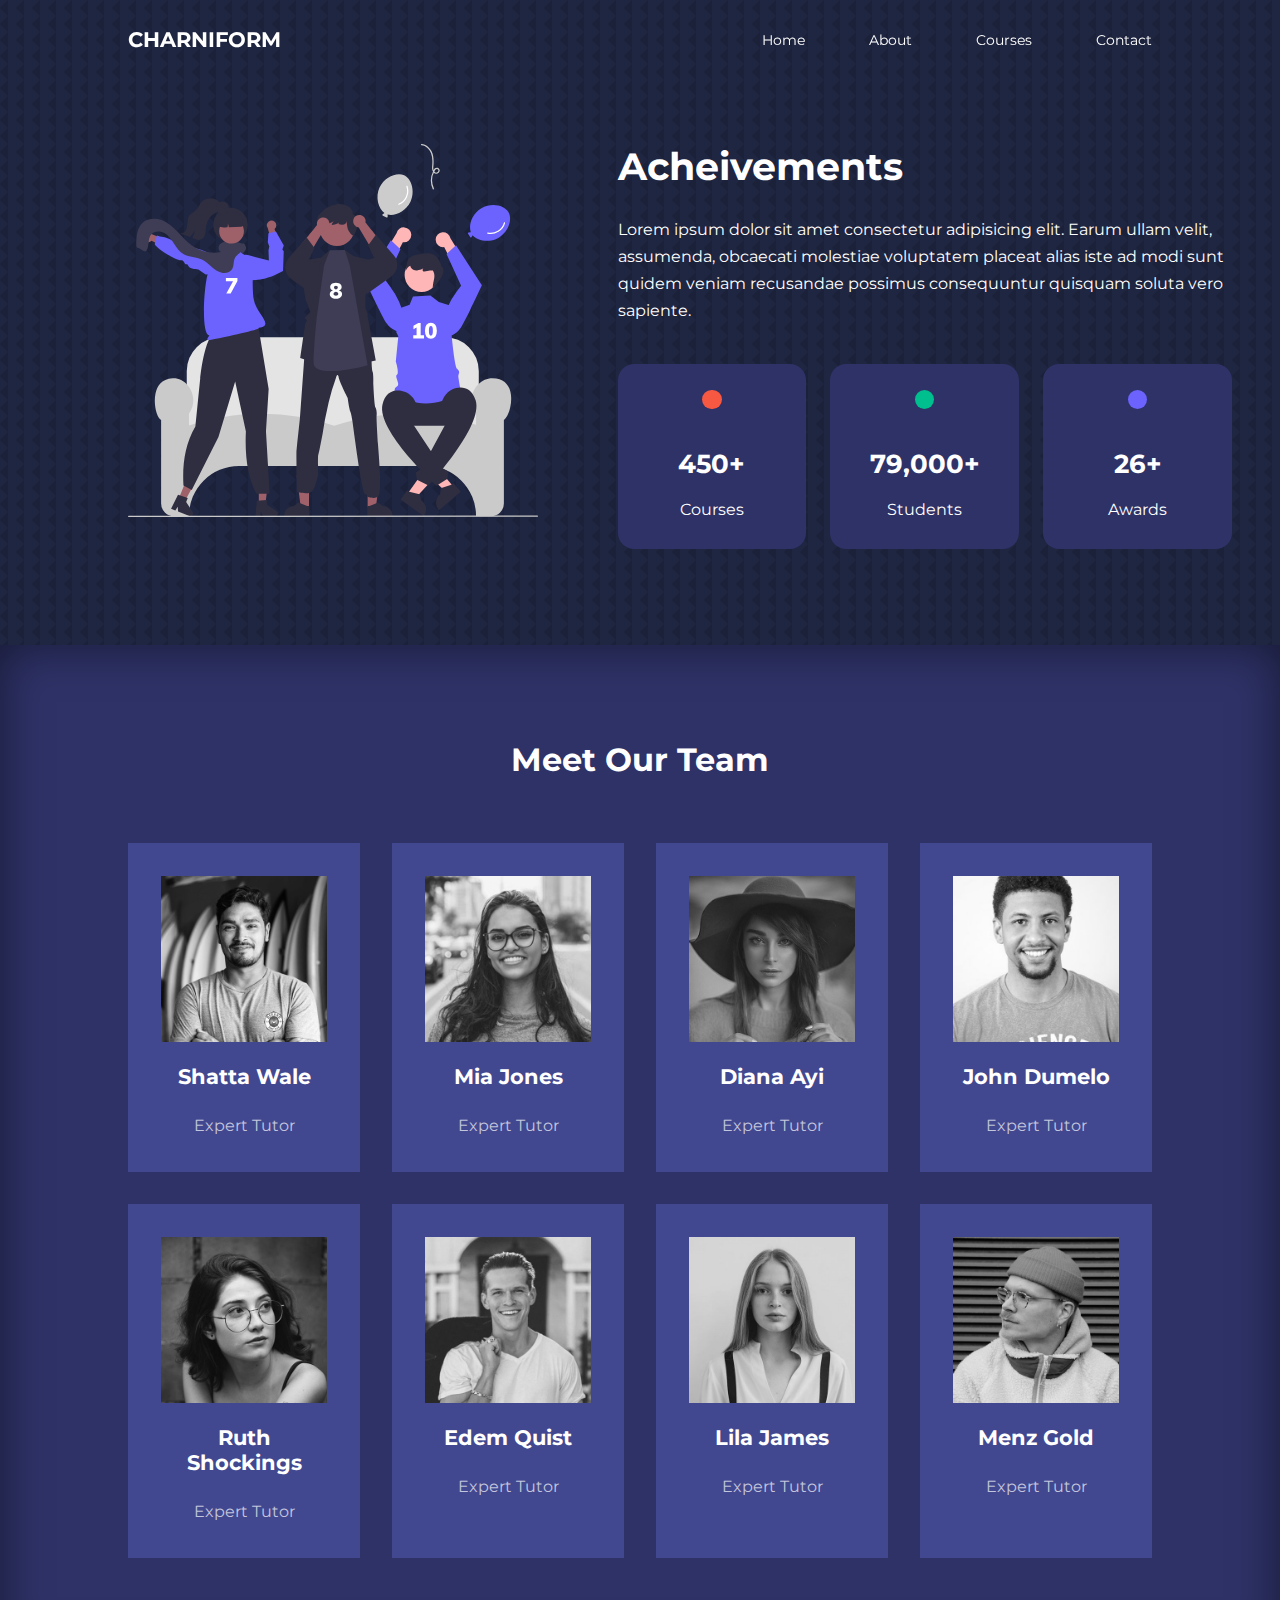
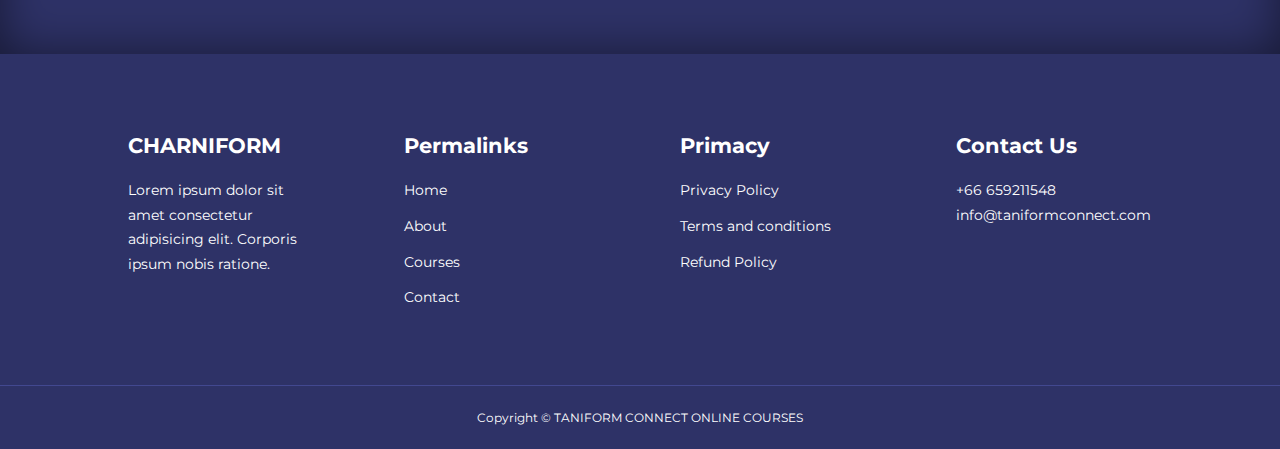
<file: about.html>
<!DOCTYPE html>
<html lang="en">
<head>
    <meta charset="UTF-8">
    <meta http-equiv="X-UA-Compatible" content="IE=edge">
    <meta name="viewport" content="width=device-width, initial-scale=1.0">
    <title>Online Courses | Level up the skill set you need.</title>

    <!-- ICONSCOUT CDN -->
    <link rel="stylesheet" href="https://unicons.iconscout.com/release/v2.1.6/css/unicons.css">

    <!-- GOOGLE FONTS (MONTSERRAT) -->
    <link rel="preconnect" href="https://fonts.googleapis.com">
    <link rel="preconnect" href="https://fonts.gstatic.com" crossorigin>
    <link href="https://fonts.googleapis.com/css2?family=Montserrat:wght@300;400;500;600;700;800;900&display=swap" rel="stylesheet">

    <link rel="stylesheet" href="./css/style.css">
    <link rel="stylesheet" href="./css/about.css">

    <style>
        body { background-image: url("./images/bg-texture.png") }
    </style>
</head>
<body>
    <nav>
        <div class="container nav__container">
            <a href="index.html"><h4>CHARNIFORM</h4></a>
            <ul class="nav__menu">
                <li><a href="index.html">Home</a></li>
                <li><a href="about.html">About</a></li>
                <li><a href="courses.html">Courses</a></li>
                <li><a href="contact.html">Contact</a></li>
            </ul>
            <button id="open-menu-btn"><i class="uil uil-bars"></i></button>
            <button id="close-menu-btn"><i class="uil uil-multiply"></i></button>
        </div>
    </nav>
    <!--========================== END OF NAVBAR ============================-->






    <section class="about__achievements">
        <div class="container about__achievements-container">
            <div class="about__achievements-left">
                <img src="./images/about achievements.svg">
            </div>

            <div class="about__achievements-right">
                <h1>Acheivements</h1>
                <p>
                    Lorem ipsum dolor sit amet consectetur adipisicing elit. Earum ullam velit, assumenda, obcaecati molestiae voluptatem placeat alias iste ad modi sunt quidem veniam recusandae possimus consequuntur quisquam soluta vero sapiente.
                </p>
                <div class="achievements__cards">
                    <article class="achievement__card">
                        <span class="achievement__icon">
                            <i class="uil uil-video"></i>
                        </span>
                        <h3>450+</h3>
                        <p>Courses</p>
                    </article>
                    
                    <article class="achievement__card">
                        <span class="achievement__icon">
                            <i class="uil uil-users-alt"></i>
                        </span>
                        <h3>79,000+</h3>
                        <p>Students</p>
                    </article>

                    <article class="achievement__card">
                        <span class="achievement__icon">
                            <i class="uil uil-trophy"></i>
                        </span>
                        <h3>26+</h3>
                        <p>Awards</p>
                    </article>

                </div>
            </div>
        </div>
    </section>
    <!--========================== END OF ACHIEVEMENTS ============================-->








    <section class="team">
    <h2>Meet Our Team</h2>
    <div class="container team__container">
        <article class="team__member">
        <div class="team__member-image">
            <img src="./images/tm1.jpg">
        </div>
        <div class="team__member-info">
            <h4>Shatta Wale</h4>
            <p>Expert Tutor</p>
        </div>
        <div class="team__member-socials">
            <a href="https://instagram.com"><i class="uil uil-instagram"></i></a>
            <a href="https://twitter.com"><i class="uil uil-twitter-alt"></i></a>
            <a href="https://linkedin.com"><i class="uil uil-linkedin-alt"></i></a>
        </div>
        </article>
        
        <article class="team__member">
        <div class="team__member-image">
            <img src="./images/tm2.jpg">
        </div>
        <div class="team__member-info">
            <h4>Mia Jones</h4>
            <p>Expert Tutor</p>
        </div>
        <div class="team__member-socials">
            <a href="https://instagram.com"><i class="uil uil-instagram"></i></a>
            <a href="https://twitter.com"><i class="uil uil-twitter-alt"></i></a>
            <a href="https://linkedin.com"><i class="uil uil-linkedin-alt"></i></a>
        </div>
        </article>
        

        <article class="team__member">
        <div class="team__member-image">
            <img src="./images/tm3.jpg">
        </div>
        <div class="team__member-info">
            <h4>Diana Ayi</h4>
            <p>Expert Tutor</p>
        </div>
        <div class="team__member-socials">
            <a href="https://instagram.com"><i class="uil uil-instagram"></i></a>
            <a href="https://twitter.com"><i class="uil uil-twitter-alt"></i></a>
            <a href="https://linkedin.com"><i class="uil uil-linkedin-alt"></i></a>
        </div>
        </article>
        

        <article class="team__member">
        <div class="team__member-image">
            <img src="./images/tm4.jpg">
        </div>
        <div class="team__member-info">
            <h4>John Dumelo</h4>
            <p>Expert Tutor</p>
        </div>
        <div class="team__member-socials">
            <a href="https://instagram.com"><i class="uil uil-instagram"></i></a>
            <a href="https://twitter.com"><i class="uil uil-twitter-alt"></i></a>
            <a href="https://linkedin.com"><i class="uil uil-linkedin-alt"></i></a>
        </div>
        </article>
        

        <article class="team__member">
        <div class="team__member-image">
            <img src="./images/tm5.jpg">
        </div>
        <div class="team__member-info">
            <h4>Ruth Shockings</h4>
            <p>Expert Tutor</p>
        </div>
        <div class="team__member-socials">
            <a href="https://instagram.com"><i class="uil uil-instagram"></i></a>
            <a href="https://twitter.com"><i class="uil uil-twitter-alt"></i></a>
            <a href="https://linkedin.com"><i class="uil uil-linkedin-alt"></i></a>
        </div>
        </article>
        

        <article class="team__member">
        <div class="team__member-image">
            <img src="./images/tm6.jpg">
        </div>
        <div class="team__member-info">
            <h4>Edem Quist</h4>
            <p>Expert Tutor</p>
        </div>
        <div class="team__member-socials">
            <a href="https://instagram.com"><i class="uil uil-instagram"></i></a>
            <a href="https://twitter.com"><i class="uil uil-twitter-alt"></i></a>
            <a href="https://linkedin.com"><i class="uil uil-linkedin-alt"></i></a>
        </div>
        </article>
        

        <article class="team__member">
        <div class="team__member-image">
            <img src="./images/tm7.jpg">
        </div>
        <div class="team__member-info">
            <h4>Lila James</h4>
            <p>Expert Tutor</p>
        </div>
        <div class="team__member-socials">
            <a href="https://instagram.com"><i class="uil uil-instagram"></i></a>
            <a href="https://twitter.com"><i class="uil uil-twitter-alt"></i></a>
            <a href="https://linkedin.com"><i class="uil uil-linkedin-alt"></i></a>
        </div>
        </article>
        

        <article class="team__member">
        <div class="team__member-image">
            <img src="./images/tm8.jpg">
        </div>
        <div class="team__member-info">
            <h4>Menz Gold</h4>
            <p>Expert Tutor</p>
        </div>
        <div class="team__member-socials">
            <a href="https://instagram.com"><i class="uil uil-instagram"></i></a>
            <a href="https://twitter.com"><i class="uil uil-twitter-alt"></i></a>
            <a href="https://linkedin.com"><i class="uil uil-linkedin-alt"></i></a>
        </div>
        </article>
        </div>
    </section>
    <!--========================== END OF TEAM ============================-->


    


    

    <footer>
        <div class="container footer__container">
          <div class="footer__1">
            <a href="index.html" class="footer__logo"><h4>CHARNIFORM</h4></a>
            <p>
              Lorem ipsum dolor sit amet consectetur adipisicing elit. Corporis ipsum nobis ratione.
            </p>
          </div>
  
          <div class="footer__2">
            <h4>Permalinks</h4>
            <ul class="permalinks">
              <li><a href="index.html">Home</a></li>
              <li><a href="about.html">About</a></li>
              <li><a href="courses.html">Courses</a></li>
              <li><a href="contact.html">Contact</a></li>
            </ul>
          </div>
  
          <div class="footer__3">
            <h4>Primacy</h4>
            <ul class="privacy">
              <li><a href="#">Privacy Policy</a></li>
              <li><a href="#">Terms and conditions</a></li>
              <li><a href="#">Refund Policy</a></li>
            </ul>
          </div>
  
          <div class="footer__4">
            <h4>Contact Us</h4>
             <div>
                <p>+66 659211548</p>
                <p>info@taniformconnect.com</p>
              </div>
  
            <ul class="footer__socials">
              <li>
                <a href="#"><i class="uil uil-facebook-f"></i></a>
              </li>
              <li>
                <a href="#"><i class="uil uil-instagram-alt"></i></a>
              </li>
              <li>
                <a href="#"><i class="uil uil-twitter"></i></a>
              </li>
              <li>
                <a href="#"><i class="uil uil-linkedin-alt"></i></a>
              </li>
            </ul>
          </div>
        </div>
        <div class="footer__copyright">
            <small>Copyright &copy; TANIFORM CONNECT ONLINE COURSES</small>
        </div>
      </footer>


      <script src="./main.js"></script>
</body>
</html>
</file>
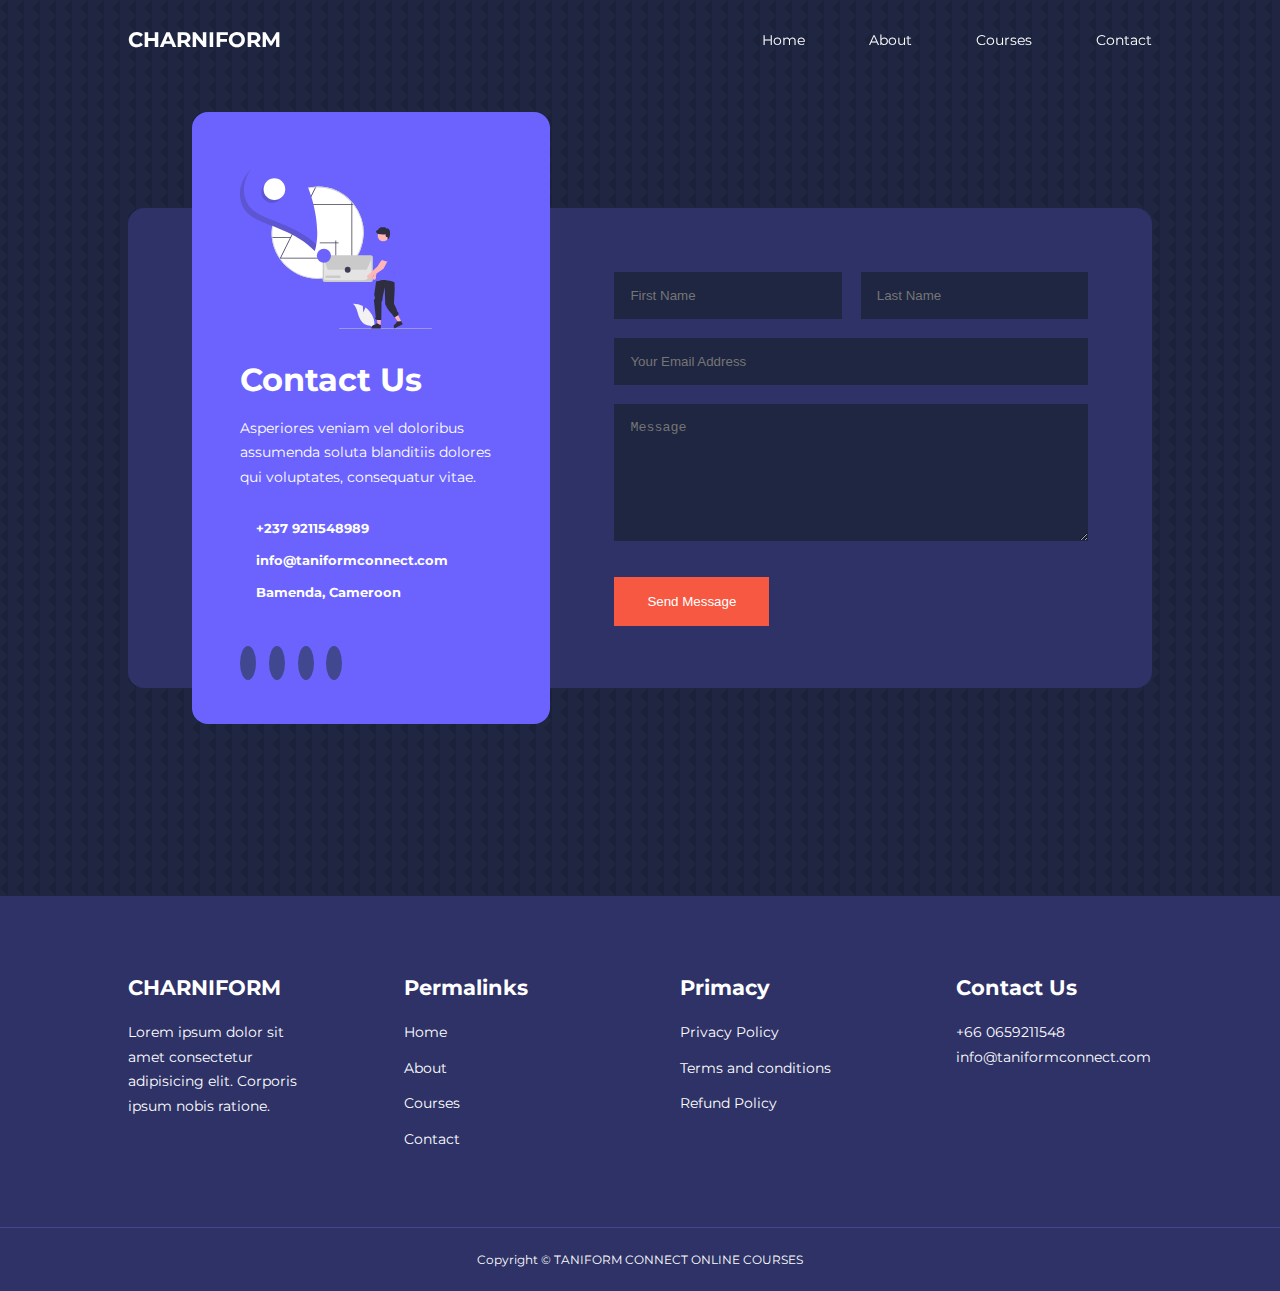
<file: contact.html>
<!DOCTYPE html>
<html lang="en">
<head>
    <meta charset="UTF-8">
    <meta http-equiv="X-UA-Compatible" content="IE=edge">
    <meta name="viewport" content="width=device-width, initial-scale=1.0">
    <title>Online Courses | Level up the skill set that you need.</title>

    <!-- ICONSCOUT CDN -->
    <link rel="stylesheet" href="https://unicons.iconscout.com/release/v2.1.6/css/unicons.css">

    <!-- GOOGLE FONTS (MONTSERRAT) -->
    <link rel="preconnect" href="https://fonts.googleapis.com">
    <link rel="preconnect" href="https://fonts.gstatic.com" crossorigin>
    <link href="https://fonts.googleapis.com/css2?family=Montserrat:wght@300;400;500;600;700;800;900&display=swap" rel="stylesheet">

    <link rel="stylesheet" href="./css/style.css">
    <link rel="stylesheet" href="./css/contact.css">

    <style>
        body { background-image: url("./images/bg-texture.png") }
    </style>
</head>
<body>
    <nav>
        <div class="container nav__container">
            <a href="index.html"><h4>CHARNIFORM</h4></a>
            <ul class="nav__menu">
                <li><a href="index.html">Home</a></li>
                <li><a href="about.html">About</a></li>
                <li><a href="courses.html">Courses</a></li>
                <li><a href="contact.html">Contact</a></li>
            </ul>
            <button id="open-menu-btn"><i class="uil uil-bars"></i></button>
            <button id="close-menu-btn"><i class="uil uil-multiply"></i></button>
        </div>
    </nav>
    <!--========================== END OF NAVBAR ============================-->









    <section class="contact">
        <div class="container contact__container">
        <aside class="contact__aside">
            <div class="aside__image">
                <img src="./images/contact.svg">
            </div>
            <h2>Contact Us</h2>
            <p>
                Asperiores veniam vel doloribus assumenda soluta blanditiis dolores qui voluptates, consequatur vitae.
            </p>
            <ul class="contact__details">
                <li>
                <i class="uil uil-phone-times"></i>
                <h5>+237 9211548989</h5>
                </li>
                <li>
                <i class="uil uil-envelope"></i>
                <h5>info@taniformconnect.com</h5>
                </li>
                <li>
                <i class="uil uil-location-point"></i>
                <h5>Bamenda, Cameroon</h5>
                </li>
            </ul>
            <ul class="contact__socials">
                <li> <a href="https://facebook.com"><i class="uil uil-facebook-f"></i></a> </li>
                <li> <a href="https://instagram.com"><i class="uil uil-instagram"></i></a> </li>
                <li> <a href="https://twitter.com"><i class="uil uil-twitter"></i></a> </li>
                <li> <a href="https://linkedin.com"><i class="uil uil-linkedin-alt"></i></a> </li>
            </ul>
            </aside>




            <form action="https://formspree.io/f/xeqnevgj" method="POST" class="contact__form">
                <div class="form__name">
                    <input type="text" name="First Name" placeholder="First Name" required>
                    <input type="text" name="Last Name" placeholder="Last Name" required>
                </div>
                <input type="email" name="Email Address" placeholder="Your Email Address" required>
                <textarea name="Message"  rows="7" placeholder="Message" required></textarea>
                <button type="submit" class="btn btn-primary">Send Message</button>
            </form>
        </div>
    </section>








    

    <footer>
        <div class="container footer__container">
          <div class="footer__1">
            <a href="index.html" class="footer__logo"><h4>CHARNIFORM</h4></a>
            <p>
              Lorem ipsum dolor sit amet consectetur adipisicing elit. Corporis ipsum nobis ratione.
            </p>
          </div>
  
          <div class="footer__2">
            <h4>Permalinks</h4>
            <ul class="permalinks">
              <li><a href="index.html">Home</a></li>
              <li><a href="about.html">About</a></li>
              <li><a href="courses.html">Courses</a></li>
              <li><a href="contact.html">Contact</a></li>
            </ul>
          </div>
  
          <div class="footer__3">
            <h4>Primacy</h4>
            <ul class="privacy">
              <li><a href="#">Privacy Policy</a></li>
              <li><a href="#">Terms and conditions</a></li>
              <li><a href="#">Refund Policy</a></li>
            </ul>
          </div>
  
          <div class="footer__4">
            <h4>Contact Us</h4>
            <div>
              <p>+66 0659211548</p>
              <p>info@taniformconnect.com</p>
            </div>
  
            <ul class="footer__socials">
              <li>
                <a href="#"><i class="uil uil-facebook-f"></i></a>
              </li>
              <li>
                <a href="#"><i class="uil uil-instagram-alt"></i></a>
              </li>
              <li>
                <a href="#"><i class="uil uil-twitter"></i></a>
              </li>
              <li>
                <a href="#"><i class="uil uil-linkedin-alt"></i></a>
              </li>
            </ul>
          </div>
        </div>
        <div class="footer__copyright">
            <small>Copyright &copy; TANIFORM CONNECT ONLINE COURSES</small>
        </div>
      </footer>


      <script src="./main.js"></script>
</body>
</html>
</file>
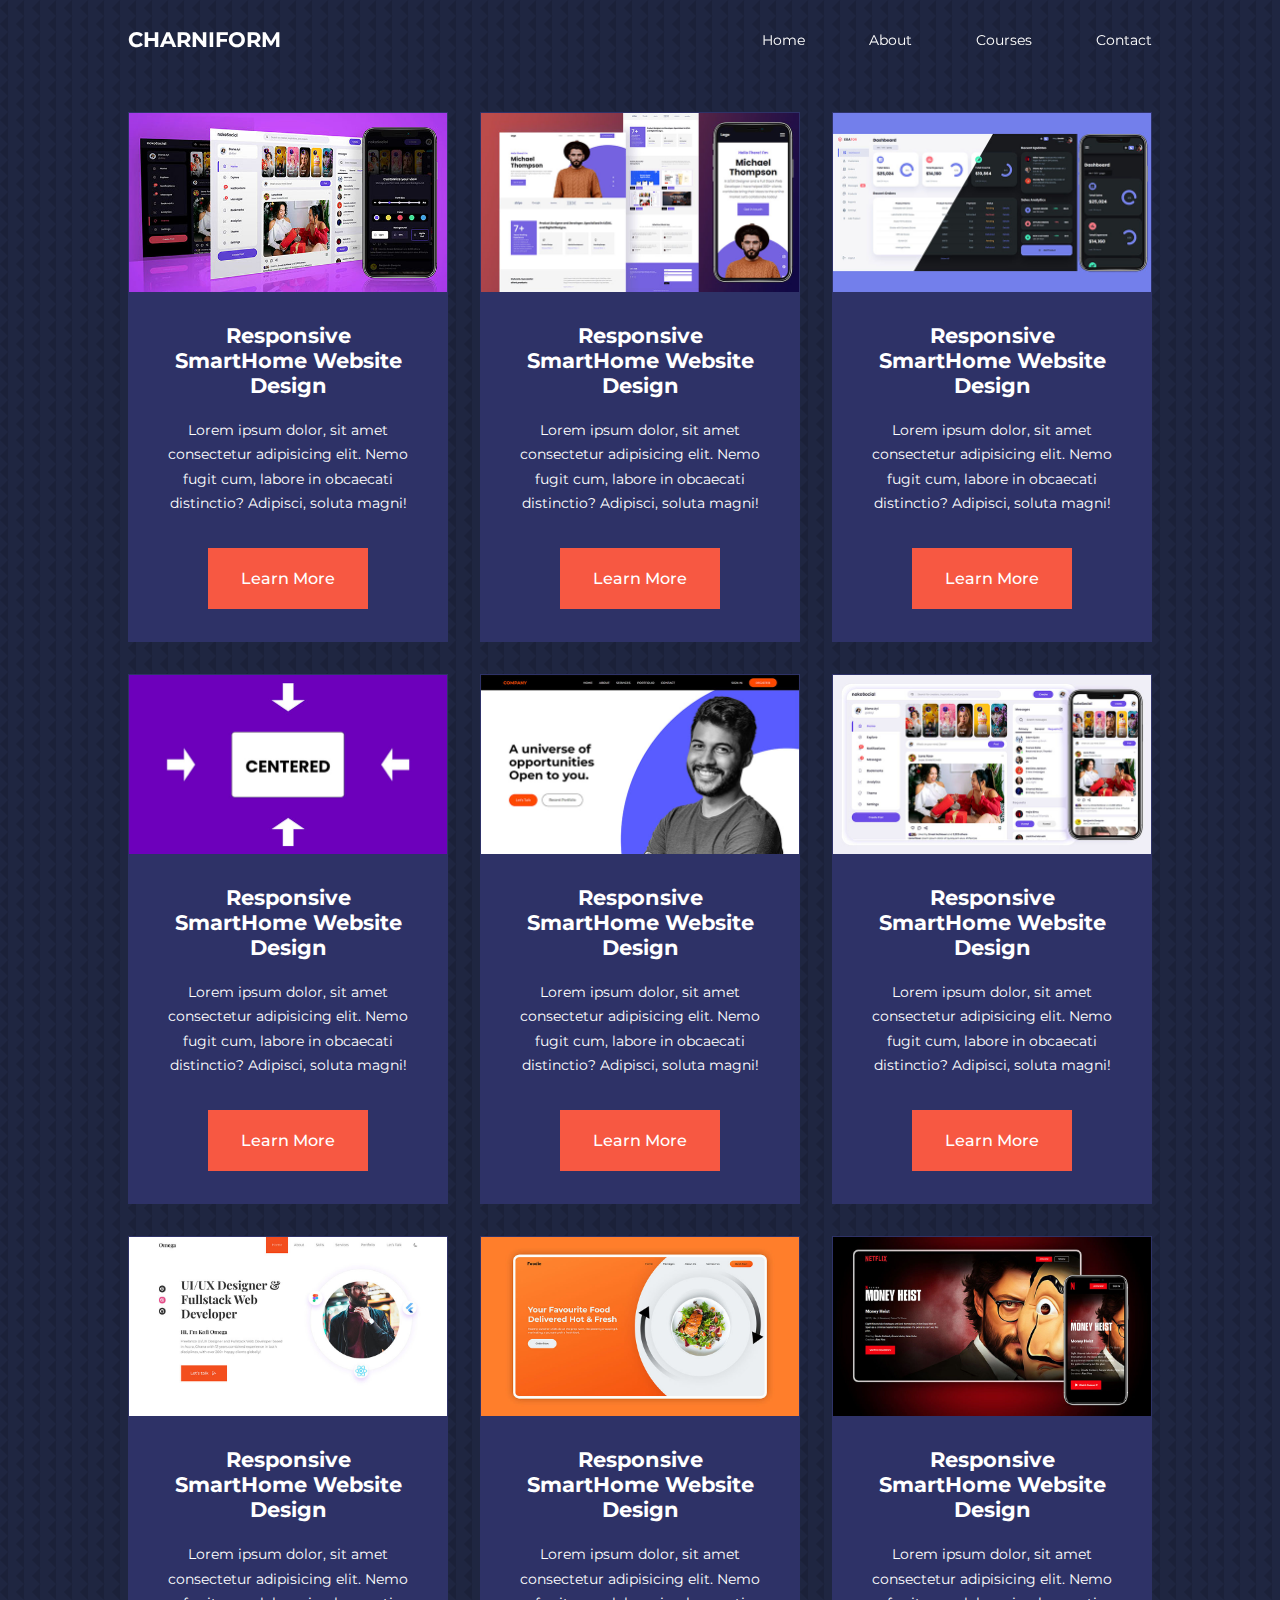
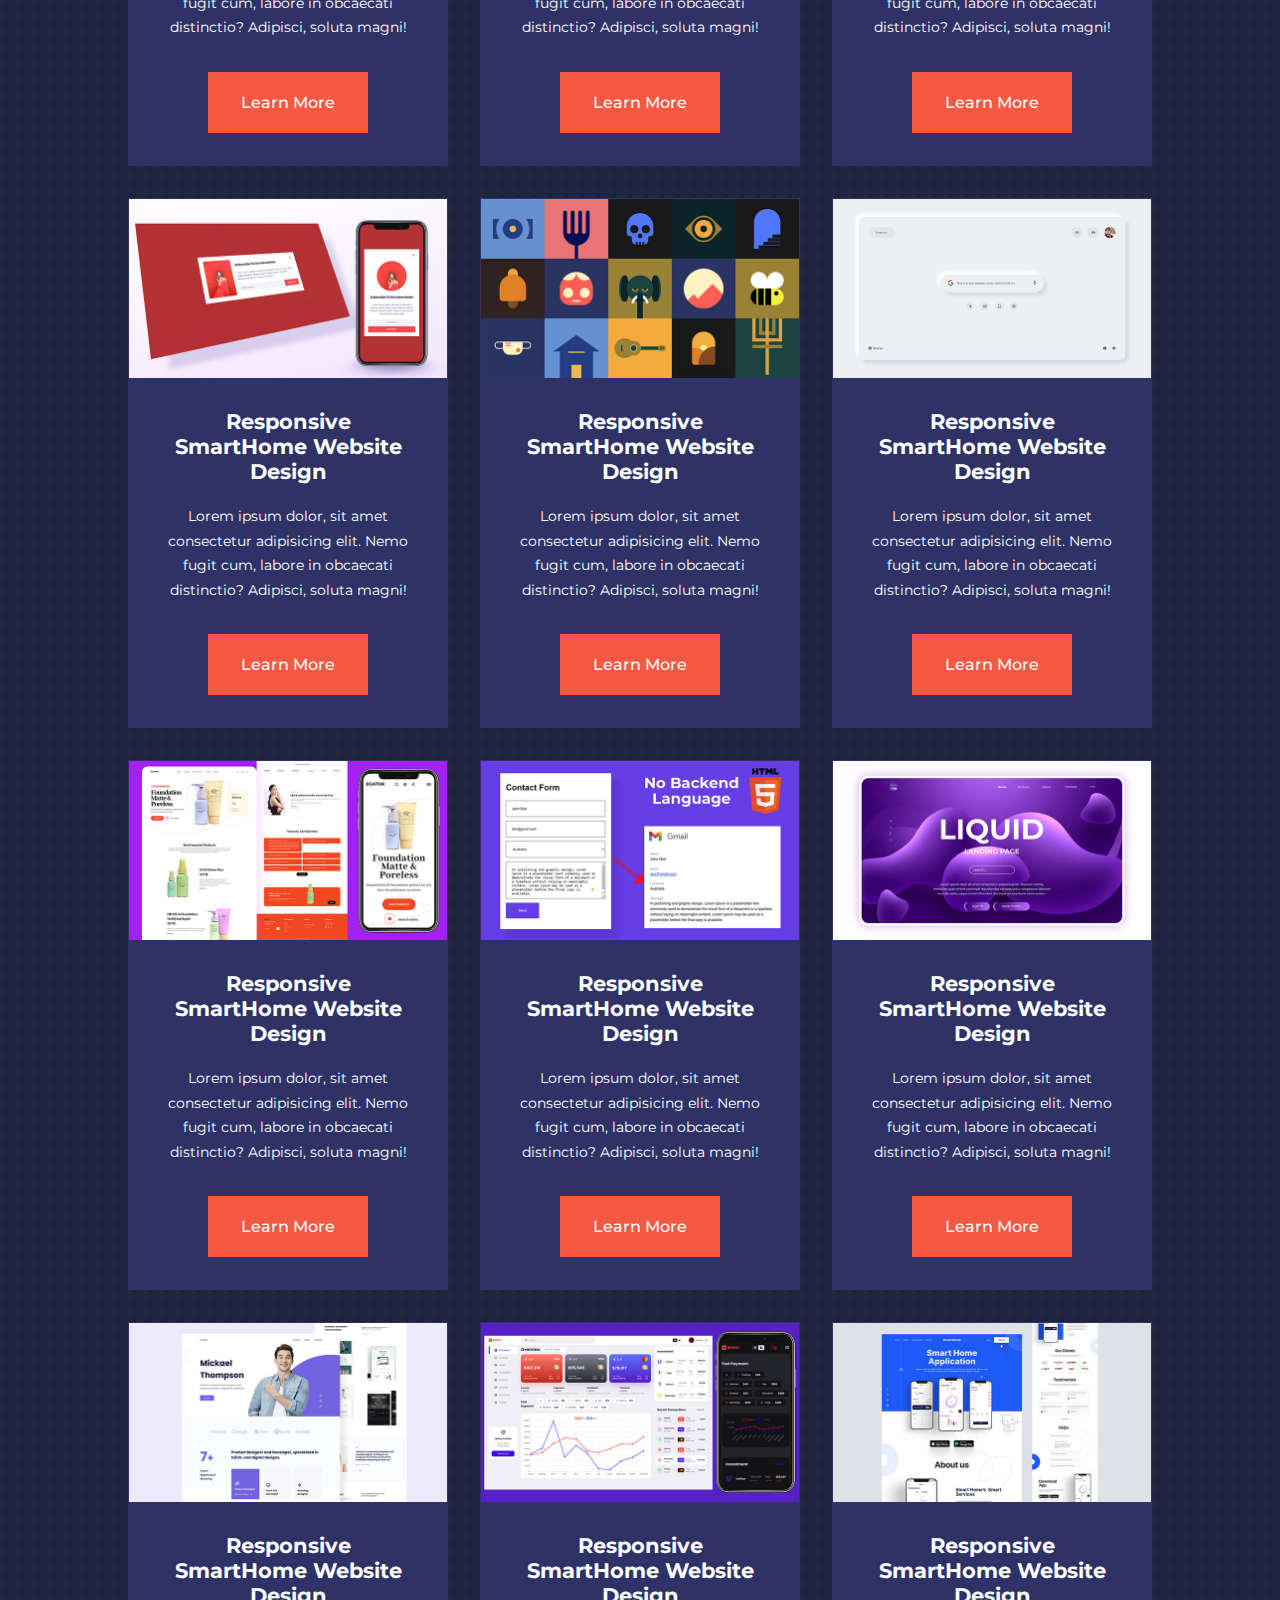
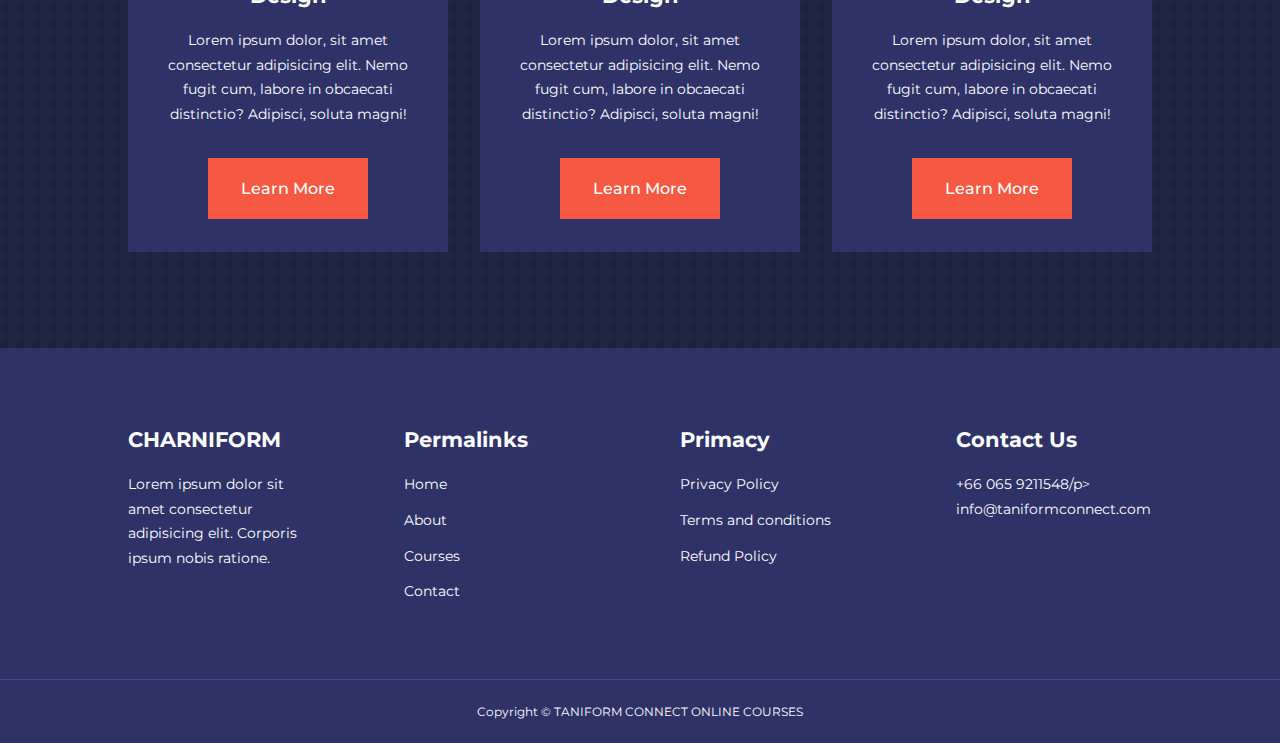
<file: courses.html>
<!DOCTYPE html>
<html lang="en">
<head>
    <meta charset="UTF-8">
    <meta http-equiv="X-UA-Compatible" content="IE=edge">
    <meta name="viewport" content="width=device-width, initial-scale=1.0">
    <title>Online Courses | level up the skill set that you need.</title>
    <!-- ICONSCOUT CDN -->
    <link rel="stylesheet" href="https://unicons.iconscout.com/release/v2.1.6/css/unicons.css">

    <!-- GOOGLE FONTS (MONTSERRAT)-->
    <link rel="preconnect" href="https://fonts.googleapis.com">
    <link rel="preconnect" href="https://fonts.gstatic.com" crossorigin>
    <link href="https://fonts.googleapis.com/css2?family=Montserrat:wght@300;400;500;600;700;800;900&display=swap" rel="stylesheet">

    <!-- STYLESHEETS -->
    <link rel="stylesheet" href="./css/style.css">
    <style>
      body { background-image: url("./images/bg-texture.png") }
      .courses { margin-top: 1rem  }
    </style>
</head>
<body>
    <nav>
        <div class="container nav__container">
            <a href="index.html" class="nav__logo"><h4>CHARNIFORM</h4></a>
            <ul class="nav__menu">
                <li><a href="index.html">Home</a></li>
                <li><a href="about.html">About</a></li>
                <li><a href="courses.html">Courses</a></li>
                <li><a href="contact.html">Contact</a></li>
            </ul>
            <button id="open-menu-btn"><i class="uil uil-bars"></i></button>
            <button id="close-menu-btn"><i class="uil uil-multiply"></i></button>
        </div>
    </nav>
    <!--====================== END OF NAV =====================-->






    
    <section class="courses">
      <div class="container courses__container">
        <article class="course">
          <div class="course__image">
            <img src="./images/course1.jpg" />
          </div>
          <div class="course__info">
            <h4>Responsive SmartHome Website Design</h4>
            <p>
              Lorem ipsum dolor, sit amet consectetur adipisicing elit. Nemo fugit cum, labore in obcaecati distinctio? Adipisci, soluta magni!
            </p>
            <a href="#" class="btn btn-primary">Learn More</a>
          </div>
        </article>
        

        <article class="course">
          <div class="course__image">
            <img src="./images/course2.jpg" />
          </div>
          <div class="course__info">
            <h4>Responsive SmartHome Website Design</h4>
            <p>
              Lorem ipsum dolor, sit amet consectetur adipisicing elit. Nemo fugit cum, labore in obcaecati distinctio? Adipisci, soluta magni!
            </p>
            <a href="#" class="btn btn-primary">Learn More</a>
          </div>
        </article>

        <article class="course">
          <div class="course__image">
            <img src="./images/course3.jpg" />
          </div>
          <div class="course__info">
            <h4>Responsive SmartHome Website Design</h4>
            <p>
              Lorem ipsum dolor, sit amet consectetur adipisicing elit. Nemo fugit cum, labore in obcaecati distinctio? Adipisci, soluta magni!
            </p>
            <a href="#" class="btn btn-primary">Learn More</a>
          </div>
        </article>

        <article class="course">
          <div class="course__image">
            <img src="./images/course4.jpg" />
          </div>
          <div class="course__info">
            <h4>Responsive SmartHome Website Design</h4>
            <p>
              Lorem ipsum dolor, sit amet consectetur adipisicing elit. Nemo fugit cum, labore in obcaecati distinctio? Adipisci, soluta magni!
            </p>
            <a href="#" class="btn btn-primary">Learn More</a>
          </div>
        </article>

        <article class="course">
          <div class="course__image">
            <img src="./images/course5.jpg" />
          </div>
          <div class="course__info">
            <h4>Responsive SmartHome Website Design</h4>
            <p>
              Lorem ipsum dolor, sit amet consectetur adipisicing elit. Nemo fugit cum, labore in obcaecati distinctio? Adipisci, soluta magni!
            </p>
            <a href="#" class="btn btn-primary">Learn More</a>
          </div>
        </article>

        <article class="course">
          <div class="course__image">
            <img src="./images/course6.jpg" />
          </div>
          <div class="course__info">
            <h4>Responsive SmartHome Website Design</h4>
            <p>
              Lorem ipsum dolor, sit amet consectetur adipisicing elit. Nemo fugit cum, labore in obcaecati distinctio? Adipisci, soluta magni!
            </p>
            <a href="#" class="btn btn-primary">Learn More</a>
          </div>
        </article>

        <article class="course">
          <div class="course__image">
            <img src="./images/course7.jpg" />
          </div>
          <div class="course__info">
            <h4>Responsive SmartHome Website Design</h4>
            <p>
              Lorem ipsum dolor, sit amet consectetur adipisicing elit. Nemo fugit cum, labore in obcaecati distinctio? Adipisci, soluta magni!
            </p>
            <a href="#" class="btn btn-primary">Learn More</a>
          </div>
        </article>

        <article class="course">
          <div class="course__image">
            <img src="./images/course8.jpg" />
          </div>
          <div class="course__info">
            <h4>Responsive SmartHome Website Design</h4>
            <p>
              Lorem ipsum dolor, sit amet consectetur adipisicing elit. Nemo fugit cum, labore in obcaecati distinctio? Adipisci, soluta magni!
            </p>
            <a href="#" class="btn btn-primary">Learn More</a>
          </div>
        </article>

        <article class="course">
          <div class="course__image">
            <img src="./images/course9.jpg" />
          </div>
          <div class="course__info">
            <h4>Responsive SmartHome Website Design</h4>
            <p>
              Lorem ipsum dolor, sit amet consectetur adipisicing elit. Nemo fugit cum, labore in obcaecati distinctio? Adipisci, soluta magni!
            </p>
            <a href="#" class="btn btn-primary">Learn More</a>
          </div>
        </article>

        <article class="course">
          <div class="course__image">
            <img src="./images/course10.jpg" />
          </div>
          <div class="course__info">
            <h4>Responsive SmartHome Website Design</h4>
            <p>
              Lorem ipsum dolor, sit amet consectetur adipisicing elit. Nemo fugit cum, labore in obcaecati distinctio? Adipisci, soluta magni!
            </p>
            <a href="#" class="btn btn-primary">Learn More</a>
          </div>
        </article>

        <article class="course">
          <div class="course__image">
            <img src="./images/course11.jpg" />
          </div>
          <div class="course__info">
            <h4>Responsive SmartHome Website Design</h4>
            <p>
              Lorem ipsum dolor, sit amet consectetur adipisicing elit. Nemo fugit cum, labore in obcaecati distinctio? Adipisci, soluta magni!
            </p>
            <a href="#" class="btn btn-primary">Learn More</a>
          </div>
        </article>

        <article class="course">
          <div class="course__image">
            <img src="./images/course12.jpg" />
          </div>
          <div class="course__info">
            <h4>Responsive SmartHome Website Design</h4>
            <p>
              Lorem ipsum dolor, sit amet consectetur adipisicing elit. Nemo fugit cum, labore in obcaecati distinctio? Adipisci, soluta magni!
            </p>
            <a href="#" class="btn btn-primary">Learn More</a>
          </div>
        </article>

        <article class="course">
          <div class="course__image">
            <img src="./images/course13.jpg" />
          </div>
          <div class="course__info">
            <h4>Responsive SmartHome Website Design</h4>
            <p>
              Lorem ipsum dolor, sit amet consectetur adipisicing elit. Nemo fugit cum, labore in obcaecati distinctio? Adipisci, soluta magni!
            </p>
            <a href="#" class="btn btn-primary">Learn More</a>
          </div>
        </article>

        <article class="course">
          <div class="course__image">
            <img src="./images/course14.jpg" />
          </div>
          <div class="course__info">
            <h4>Responsive SmartHome Website Design</h4>
            <p>
              Lorem ipsum dolor, sit amet consectetur adipisicing elit. Nemo fugit cum, labore in obcaecati distinctio? Adipisci, soluta magni!
            </p>
            <a href="#" class="btn btn-primary">Learn More</a>
          </div>
        </article>

        <article class="course">
          <div class="course__image">
            <img src="./images/course15.jpg" />
          </div>
          <div class="course__info">
            <h4>Responsive SmartHome Website Design</h4>
            <p>
              Lorem ipsum dolor, sit amet consectetur adipisicing elit. Nemo fugit cum, labore in obcaecati distinctio? Adipisci, soluta magni!
            </p>
            <a href="#" class="btn btn-primary">Learn More</a>
          </div>
        </article>

        <article class="course">
          <div class="course__image">
            <img src="./images/course16.jpg" />
          </div>
          <div class="course__info">
            <h4>Responsive SmartHome Website Design</h4>
            <p>
              Lorem ipsum dolor, sit amet consectetur adipisicing elit. Nemo fugit cum, labore in obcaecati distinctio? Adipisci, soluta magni!
            </p>
            <a href="#" class="btn btn-primary">Learn More</a>
          </div>
        </article>

        <article class="course">
          <div class="course__image">
            <img src="./images/course17.jpg" />
          </div>
          <div class="course__info">
            <h4>Responsive SmartHome Website Design</h4>
            <p>
              Lorem ipsum dolor, sit amet consectetur adipisicing elit. Nemo fugit cum, labore in obcaecati distinctio? Adipisci, soluta magni!
            </p>
            <a href="#" class="btn btn-primary">Learn More</a>
          </div>
        </article>

        <article class="course">
          <div class="course__image">
            <img src="./images/course18.jpg" />
          </div>
          <div class="course__info">
            <h4>Responsive SmartHome Website Design</h4>
            <p>
              Lorem ipsum dolor, sit amet consectetur adipisicing elit. Nemo fugit cum, labore in obcaecati distinctio? Adipisci, soluta magni!
            </p>
            <a href="#" class="btn btn-primary">Learn More</a>
          </div>
        </article>

      </div>
    </section>
    <!--================== END OF COURSES ==================-->









    
    <footer class="footer">
      <div class="container footer__container">
        <div class="footer__1">
          <a href="index.html" class="footer__logo"><h4>CHARNIFORM</h4></a>
          <p>
            Lorem ipsum dolor sit amet consectetur adipisicing elit. Corporis ipsum nobis ratione.
          </p>
        </div>

        <div class="footer__2">
          <h4>Permalinks</h4>
          <ul class="permalinks">
            <li><a href="index.html">Home</a></li>
            <li><a href="about.html">About</a></li>
            <li><a href="courses.html">Courses</a></li>
            <li><a href="contact.html">Contact</a></li>
          </ul>
        </div>

        <div class="footer__3">
          <h4>Primacy</h4>
          <ul class="privacy">
            <li><a href="#">Privacy Policy</a></li>
            <li><a href="#">Terms and conditions</a></li>
            <li><a href="#">Refund Policy</a></li>
          </ul>
        </div>

        <div class="footer__4">
          <h4>Contact Us</h4>
          <div>
            <p>+66 065 9211548/p>
            <p>info@taniformconnect.com</p>
          </div>

          <ul class="footer__socials">
            <li>
              <a href="#"><i class="uil uil-facebook-f"></i></a>
            </li>
            <li>
              <a href="#"><i class="uil uil-instagram-alt"></i></a>
            </li>
            <li>
              <a href="#"><i class="uil uil-twitter"></i></a>
            </li>
            <li>
              <a href="#"><i class="uil uil-linkedin-alt"></i></a>
            </li>
          </ul>
        </div>
      </div>

      <div class="footer__copyright">
        <small>Copyright &copy; TANIFORM CONNECT ONLINE COURSES</small>
      </div>
    </footer>
  
  
      <script src="./main.js"></script>
  </body>
  </html>
</file>
<file: css/style.css>
* {
  margin: 0;
  padding: 0;
  border: 0;
  outline: 0;
  text-decoration: none;
  list-style: none;
  box-sizing: border-box;
}

:root {
  --color-primary: #6c63ff;
  --color-success: #00bf8e;
  --color-warning: #f7c94b;
  --color-danger: #f75842;
  --color-danger-variant: rgba(247, 88, 66, 0.4);
  --color-white: #fff;
  --color-light: rgba(255, 255, 255, 0.7);
  --color-black: #000;
  --color-bg: #1f2641;
  --color-bg1: #2e3267;
  --color-bg2: #424890;

  --container-width-lg: 80%;
  --container-width-md: 90%;
  --container-width-sm: 94%;

  --transition: all 400ms ease;
}

body {
  font-family: "Montserrat", sans-serif;
  line-height: 1.7;
  color: var(--color-white);
  background: var(--color-bg);
}

.container {
  width: var(--container-width-lg);
  margin: 0 auto;
}

section {
  padding: 6rem 0;
}

section h2 {
  text-align: center;
  margin-bottom: 4rem;
}

h1,
h2,
h3,
h4,
h5 {
  line-height: 1.2;
}

h1 {
  font-size: 2.4rem;
}

h2 {
  font-size: 2rem;
}

h3 {
  font-size: 1.6rem;
}

h4 {
  font-size: 1.3rem;
}

a {
  color: var(--color-white);
}

img {
  width: 100%;
  display: block;
  object-fit: cover;
}

.btn {
  display: inline-block;
  background: var(--color-white);
  color: var(--color-black);
  padding: 1rem 2rem;
  border: 1px solid transparent;
  font-weight: 500;
  transition: var(--transition);
}

.btn:hover {
  background: transparent;
  color: var(--color-white);
  border-color: var(--color-white);
}

.btn-primary {
  background: var(--color-danger);
  color: var(--color-white);
}

/* =================== NAVBAR ===================== */
nav {
  background: transparent;
  width: 100vw;
  height: 5rem;
  position: fixed;
  top: 0;
  z-index: 11;
}

/* change navbar styles on scroll using javascript */
.window-scroll {
  background: var(--color-primary);
  box-shadow: 0 1rem 2rem rgba(0, 0, 0, 0.2);
}

.nav__container {
  height: 100%;
  display: flex;
  justify-content: space-between;
  align-items: center;
}

nav button {
  display: none;
}

.nav__menu {
  display: flex;
  align-items: center;
  gap: 4rem;
}

.nav__menu a {
  font-size: 0.9rem;
  transition: var(--transition);
}

.nav__menu a:hover {
  color: var(--color-bg2);
}

/* =================== HEADER ===================== */
header {
  position: relative;
  top: 5rem;
  overflow: hidden;
  height: 70vh;
  margin-bottom: 5rem;
}

.header__container {
  display: grid;
  grid-template-columns: 1fr 1fr;
  align-items: center;
  gap: 5rem;
  height: 100%;
}

.header__left p {
  margin: 1rem 0 2.4rem;
}

/* =================== CATEGORIES ===================== */
.categories {
  background: var(--color-bg1);
  height: 32rem;
}

.categories h1 {
  line-height: 1;
  margin-bottom: 3rem;
}

.categories__container {
  display: grid;
  grid-template-columns: 40% 60%;
}

.categories__left {
  margin-right: 4rem;
}

.categories__left p {
  margin: 1rem 0 3rem;
}

.categories__right {
  display: grid;
  grid-template-columns: repeat(3, 1fr);
  gap: 1.2rem;
}

.category {
  background: var(--color-bg2);
  padding: 2rem;
  border-radius: 2rem;
  transition: var(--transition);
}

.category:hover {
  box-shadow: 0 3rem 3rem rgba(0, 0, 0, 0.3);
  z-index: 1;
}

.category:nth-child(2) .category__icon {
  background: var(--color-danger);
}

.category:nth-child(3) .category__icon {
  background: var(--color-success);
}

.category:nth-child(4) .category__icon {
  background: var(--color-warning);
}

.category:nth-child(5) .category__icon {
  background: var(--color-success);
}

.category__icon {
  background: var(--color-primary);
  padding: 0.7rem;
  border-radius: 0.9rem;
}

.category h5 {
  margin: 2rem 0 1rem;
}

.category p {
  font-size: 0.85rem;
}

/* =================== POPULAR COURSES ===================== */
.courses {
  margin-top: 10rem;
}

.courses__container {
  display: grid;
  grid-template-columns: repeat(3, 1fr);
  gap: 2rem;
}

.course {
  background: var(--color-bg1);
  text-align: center;
  border: 1px solid transparent;
  transition: var(--transition);
}

.course:hover {
  background: transparent;
  border-color: var(--color-primary);
}

.course__info {
  padding: 2rem;
}

.course__info p {
  margin: 1.2rem 0 2rem;
  font-size: 0.9rem;
}

/* =================== FAQs ===================== */
.faqs {
  background: var(--color-bg1);
  box-shadow: inset 0 0 3rem rgba(0, 0, 0, 0.5);
}

.faqs__container {
  display: grid;
  grid-template-columns: 1fr 1fr;
  gap: 1rem;
}

.faq {
  padding: 2rem;
  display: flex;
  align-items: center;
  gap: 1.4rem;
  height: fit-content;
  background: var(--color-primary);
  cursor: pointer;
}

.faq h4 {
  font-size: 1rem;
  line-height: 2.2;
}

.faq__icon {
  align-self: flex-start;
  font-size: 1.2rem;
}

.faq p {
  margin-top: 0.8rem;
  display: none;
}

.faq.open p {
  display: block;
}

/* =================== TESTIMONIALS ===================== */
.testimonials__container {
  overflow-x: hidden;
  position: relative;
  margin-bottom: 5rem;
}

.testimonial {
  padding-top: 2rem;
}

.avatar {
  width: 6rem;
  height: 6rem;
  border-radius: 50%;
  overflow: hidden;
  margin: 0 auto 1rem;
  border: 1rem solid var(--color-bg1);
}

.testimonial__info {
  text-align: center;
}

.testimonial__body {
  background: var(--color-primary);
  padding: 2rem;
  margin-top: 3rem;
  position: relative;
}

.testimonial__body::before {
  content: "";
  display: block;
  background: linear-gradient(
    135deg,
    transparent,
    var(--color-primary),
    var(--color-primary),
    var(--color-primary)
  );
  width: 3rem;
  height: 3rem;
  position: absolute;
  left: 50%;
  top: -1.5rem;
  transform: rotate(45deg);
}

/* =================== FOOTER ===================== */
footer {
  background: var(--color-bg1);
  padding-top: 5rem;
  font-size: 0.9rem;
}

.footer__container {
  display: grid;
  grid-template-columns: repeat(4, 1fr);
  gap: 5rem;
}

.footer__container > div h4 {
  margin-bottom: 1.2rem;
}

.footer__1 p {
  margin: 0 0 2rem;
}

footer ul li {
  margin-bottom: 0.7rem;
}

footer ul li a:hover {
  text-decoration: underline;
}

.footer__socials {
  display: flex;
  gap: 1rem;
  font-size: 1.2rem;
  margin-top: 2rem;
}

.footer__copyright {
  text-align: center;
  margin-top: 4rem;
  padding: 1.2rem 0;
  border-top: 1px solid var(--color-bg2);
}

/* ===================== MEDIA QUERIES (TABLETS) ==================== */
@media screen and (max-width: 1024px) {
  .container {
    width: var(--container-width-md);
  }

  h1 {
    font-size: 2.2rem;
  }

  h2 {
    font-size: 1.7rem;
  }

  h3 {
    font-size: 1.4rem;
  }

  h4 {
    font-size: 1.2rem;
  }

  /* ====================== NAVBAR ===================== */
  nav button {
    display: inline-block;
    background: transparent;
    font-size: 1.8rem;
    color: var(--color-white);
    cursor: pointer;
  }

  nav button#close-menu-btn {
    display: none;
  }

  .nav__menu {
    position: fixed;
    top: 5rem;
    right: 5%;
    height: fit-content;
    width: 18rem;
    flex-direction: column;
    gap: 0;
    display: none;
  }

  .nav__menu li {
    width: 100%;
    height: 5.8rem;
    animation: animateNavItems 400ms linear forwards;
    transform-origin: top right;
    opacity: 0;
  }

  .nav__menu li:nth-child(2) {
    animation-delay: 200ms;
  }

  .nav__menu li:nth-child(3) {
    animation-delay: 400ms;
  }

  .nav__menu li:nth-child(4) {
    animation-delay: 600ms;
  }

  @keyframes animateNavItems {
    0% {
      transform: rotateZ(-90deg) rotateX(90deg) scale(0.1);
    }

    100% {
      transform: rotateZ(0) rotateX(0) scale(1);
      opacity: 1;
    }
  }

  .nav__menu li a {
    background: var(--color-primary);
    box-shadow: -4rem 6rem 10rem rgba(0, 0, 0, 0.6);
    width: 100%;
    height: 100%;
    display: grid;
    place-items: center;
  }

  .nav__menu li a:hover {
    background: var(--color-bg2);
    color: var(--color-white);
  }

  /* ====================== HEADER ===================== */
  header {
    height: 52vh;
    margin-bottom: 4rem;
  }

  .header__container {
    gap: 0;
    padding-bottom: 3rem;
  }

  /* ====================== CATEGORIES ===================== */
  .categories {
    height: auto;
  }

  .categories__container {
    grid-template-columns: 1fr;
    gap: 3rem;
  }

  .categories__left {
    margin-right: 0;
  }

  /* ====================== POPULAR COURSES ===================== */
  .courses {
    margin-top: 0;
  }

  .courses__container {
    grid-template-columns: 1fr 1fr;
  }

  /* ====================== FAQs ===================== */
  .faqs__container {
    grid-template-columns: 1fr;
  }

  .faq {
    padding: 1.5rem;
  }

  /* ====================== FOOTER ===================== */
  .footer__container {
    grid-template-columns: 1fr 1fr;
  }
}

/* ======================== MEDIA QUERIES (PHONES) ======================= */
@media screen and (max-width: 600px) {
  .container {
    width: var(--container-width-sm);
  }

  /* ====================== NAVBAR ===================== */
  .nav__menu {
    right: 3%;
  }

  /* ====================== HEADER ===================== */
  header {
    height: 100vh;
  }

  .header__container {
    grid-template-columns: 1fr;
    text-align: center;
    margin-top: 0;
  }

  .header__left p {
    margin-bottom: 1.3rem;
  }

  /* ====================== CATEGORIES ===================== */
  .categories__right {
    grid-template-columns: 1fr 1fr;
    gap: 0.7rem;
  }

  .category {
    padding: 1rem;
    border-radius: 1rem;
  }

  .category__icon {
    margin-top: 4px;
    display: inline-block;
  }

  /* ====================== POPULAR COURSES ===================== */
  .courses__container {
    grid-template-columns: 1fr;
  }

  /* ====================== TESTIMONIALS ===================== */
  .testimonial__body {
    padding: 1.2rem;
  }

  /* ====================== FOOTER ===================== */
  .footer__container {
    grid-template-columns: 1fr;
    text-align: center;
    gap: 2rem;
  }

  .footer__1 p {
    margin: 1rem auto;
  }

  .footer__socials {
    justify-content: center;
  }
}
</file>
<file: css/about.css>
/* ============== ACHIEVEMENTS ============= */
.about__achievements {
    margin-top: 3rem;
  }
  
  .about__achievements-container {
    display: grid;
    grid-template-columns: 40% 60%;
    gap: 5rem;
  }
  
  .about__achievements-right > p {
    margin: 1.6rem 0 2.5rem;
  }
  
  .achievements__cards {
    display: grid;
    grid-template-columns: repeat(3, 1fr);
    gap: 1.5rem;
  }
  
  .achievement__card {
    background: var(--color-bg1);
    padding: 1.6rem;
    border-radius: 1rem;
    text-align: center;
    transition: var(--transition);
  }
  
  .achievement__card:hover {
    background: var(--color-bg2);
    box-shadow: 0 3rem 3rem rgba(0, 0, 0, 0.3);
  }
  
  .achievement__icon {
    background: var(--color-danger);
    padding: 0.6rem;
    border-radius: 1rem;
    display: inline-block;
    margin-bottom: 2rem;
    font-size: 2rem;
  }
  
  .achievement__card:nth-child(2) .achievement__icon {
    background: var(--color-success);
  }
  
  .achievement__card:nth-child(3) .achievement__icon {
    background: var(--color-primary);
  }
  
  .achievement__card p {
    margin-top: 1rem;
  }
  
  /* ============== TEAM ============= */
  .team {
    background: var(--color-bg1);
    box-shadow: inset 0 0 3rem rgba(0, 0, 0, 0.5);
  }
  
  .team__container {
    display: grid;
    grid-template-columns: repeat(4, 1fr);
    gap: 2rem;
  }
  
  .team__member {
    background: var(--color-bg2);
    padding: 2rem;
    border: 1px solid transparent;
    transition: var(--transition);
    position: relative;
    overflow: hidden;
  }
  
  .team__member:hover {
    background: transparent;
    border-color: var(--color-primary);
  }
  
  .team__member-image img {
    filter: saturate(0);
  }
  
  .team__member:hover img {
    filter: saturate(1);
  }
  
  .team__member-info * {
    text-align: center;
    margin-top: 1.4rem;
  }
  
  .team__member-info p {
    color: var(--color-light);
  }
  
  .team__member-socials {
    position: absolute;
    top: 50%;
    transform: translateY(-50%);
    right: -100%;
    display: flex;
    flex-direction: column;
    background: var(--color-primary);
    border-radius: 1rem 0 0 1rem;
    box-shadow: -2rem 0 2rem rgba(0, 0, 0, 0.3);
    transition: var(--transition);
    overflow: hidden;
  }
  
  .team__member:hover .team__member-socials {
    right: 0;
  }
  
  .team__member-socials a {
    padding: 1rem;
    transition: var(--transition);
  }
  
  .team__member-socials a:hover {
    background: var(--color-bg2);
  }
  /* ==================== MEDIA QUERIES (TABLETS) ================= */
  @media screen and (max-width: 1024px) {
    .about__achievements {
      margin-top: 2rem;
    }
  
    .about__achievements-container {
      grid-template-columns: 1fr;
      gap: 4rem;
    }
  
    .about__achievements-left {
      width: 80%;
      margin: 0 auto;
    }
  
    .team__container {
      grid-template-columns: repeat(3, 1fr);
      gap: 1.5rem;
    }
  
    .team__member {
      padding: 1rem;
    }
  }
  
  /* ==================== MEDIA QUERIES (TABLETS) ================= */
  @media screen and (max-width: 600px) {
    .achievements__cards {
      grid-template-columns: 1fr 1fr;
      gap: 0.7rem;
    }
  
    .team__container {
      grid-template-columns: 1fr 1fr;
      gap: 0.7rem;
    }
  
    .team__member {
      padding: 0;
    }
  
    .team__member p {
      margin-bottom: 1.5rem;
    }
  }
</file>
<file: css/contact.css>
.contact__container {
    background: var(--color-bg1);
    padding: 4rem;
    display: grid;
    grid-template-columns: 40% 60%;
    gap: 4rem;
    height: 30rem;
    margin: 7rem auto;
    border-radius: 1rem;
  }
  
  /* =================== ASIDE ================ */
  .contact__aside {
    background: var(--color-primary);
    padding: 3rem;
    border-radius: 1rem;
    position: relative;
    bottom: 10rem;
  }
  
  .aside__image {
    width: 12rem;
    margin-bottom: 2rem;
  }
  
  .contact__aside h2 {
    text-align: left;
    margin-bottom: 1rem;
  }
  
  .contact__aside p {
    font-size: 0.9rem;
    margin-bottom: 2rem;
  }
  
  .contact__details li {
    display: flex;
    gap: 1rem;
    align-items: center;
    margin-bottom: 1rem;
  }
  
  .contact__socials {
    display: flex;
    gap: 0.8rem;
    margin-top: 3rem;
  }
  
  .contact__socials a {
    background: var(--color-bg2);
    padding: 0.5rem;
    border-radius: 50%;
    font-size: 0.9rem;
    transition: var(--transition);
  }
  
  .contact__socials a:hover {
    background: transparent;
  }
  
  /* =================== FORM ================ */
  .contact__form {
    display: flex;
    flex-direction: column;
    gap: 1.2rem;
    margin-right: 4rem;
  }
  
  .form__name {
    display: flex;
    gap: 1.2rem;
  }
  
  .contact__form input[type="text"] {
    width: 50%;
  }
  
  input,
  textarea {
    width: 100%;
    padding: 1rem;
    background: var(--color-bg);
    color: var(--color-white);
  }
  
  .contact__form .btn {
    width: max-content;
    margin-top: 1rem;
    cursor: pointer;
  }
  
  /* =================== MEDIA QUERIES (TABLETS) ================ */
  @media screen and (max-width: 1024px) {
    .contact {
      padding-bottom: 0;
    }
  
    .contact__container {
      gap: 1.5rem;
      margin-top: 3rem;
      height: auto;
      padding: 1.5rem;
    }
  
    .contact__aside {
      width: auto;
      padding: 1.5rem;
      bottom: 0;
    }
  
    .contact__form {
      align-self: center;
      margin-right: 1.5rem;
    }
  }
  
  /* =================== MEDIA QUERIES (PHONES) ================ */
  @media screen and (max-width: 600px) {
    .contact__container {
      grid-template-columns: 1fr;
      gap: 3rem;
      margin-top: 0;
      padding: 0;
    }
  
    .contact__form {
      margin: 0 1.5rem 3rem;
    }
  
    .form__name {
      flex-direction: column;
    }
  
    .form__name input[type="text"] {
      width: 100%;
    }
  }
</file>
